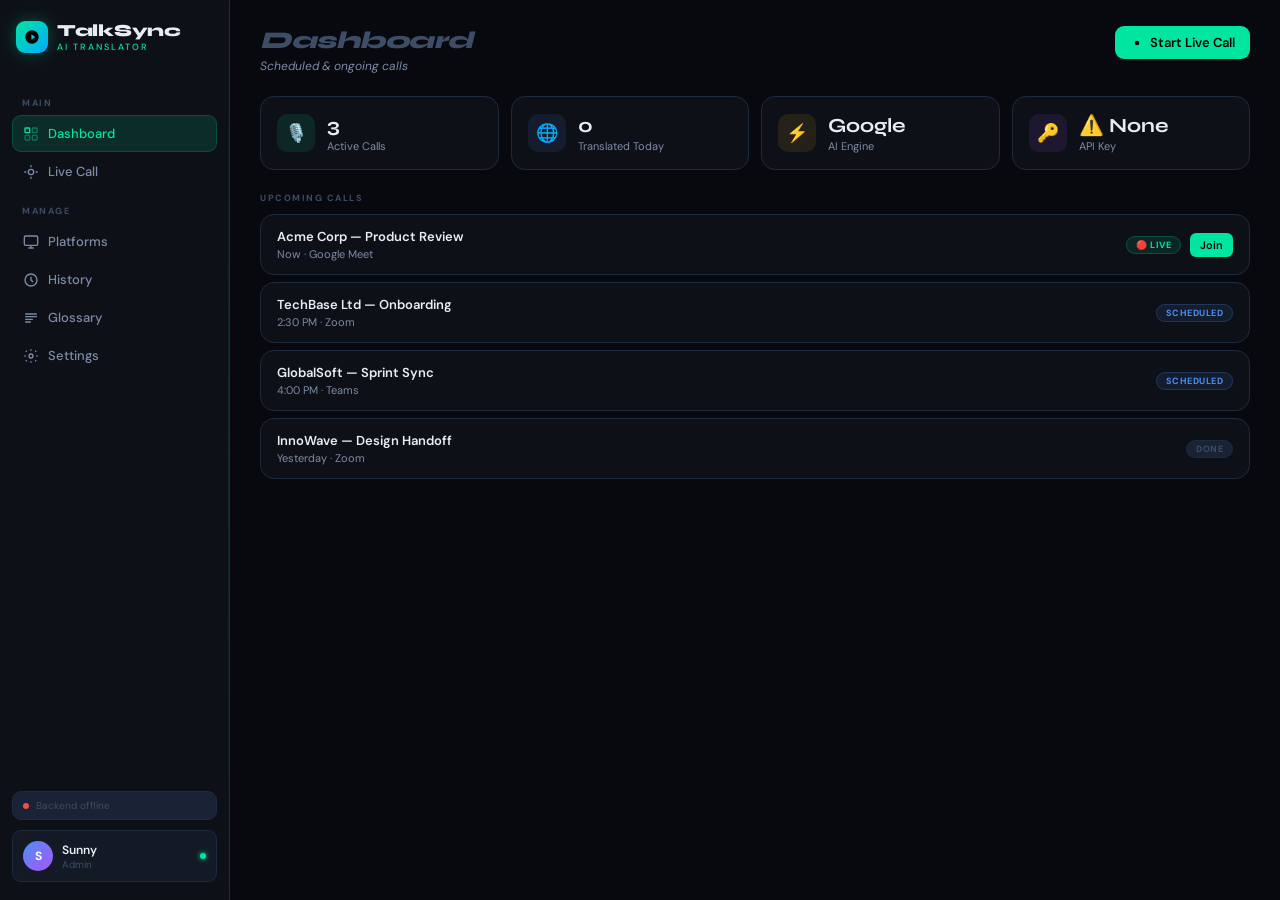
<file: frontend/index.html>
<!DOCTYPE html>
<html lang="en">
<head>
<meta charset="UTF-8"/>
<meta name="viewport" content="width=device-width,initial-scale=1.0"/>
<title>TalkSync — Real-Time AI Translator</title>
<link rel="preconnect" href="https://fonts.googleapis.com">
<link href="https://fonts.googleapis.com/css2?family=Syne:wght@700;800&family=DM+Sans:wght@300;400;500;600&display=swap" rel="stylesheet">
<style>
/* ══════════════════════════════════════════════════
   VARIABLES & RESET
══════════════════════════════════════════════════ */
*,*::before,*::after{box-sizing:border-box;margin:0;padding:0}
:root{
  --bg:#07090f;
  --s1:#0d1117;
  --s2:#131a26;
  --s3:#1a2235;
  --b1:#1e2a3d;
  --b2:#243048;
  --acc:#00e5a0;
  --acc2:rgba(0,229,160,.13);
  --acc3:rgba(0,229,160,.06);
  --glow:rgba(0,229,160,.3);
  --blue:#4d8ef5;
  --orange:#f5a623;
  --red:#f04f4f;
  --purple:#a855f7;
  --tx:#e8ecf5;
  --tx2:#7e8ba8;
  --tx3:#3d4d66;
  --r:14px;--r2:9px;
  --sb:230px;
}
html,body{height:100%;font-family:'DM Sans',sans-serif;background:var(--bg);color:var(--tx);overflow:hidden}
body{display:flex}
::-webkit-scrollbar{width:4px}
::-webkit-scrollbar-thumb{background:var(--b2);border-radius:4px}
input,select,button,textarea{font-family:'DM Sans',sans-serif}

/* ══════════════════════════════════════════════════
   SIDEBAR
══════════════════════════════════════════════════ */
.sidebar{
  width:var(--sb);height:100vh;background:var(--s1);
  border-right:1px solid var(--b1);
  display:flex;flex-direction:column;padding:18px 12px;
  flex-shrink:0;position:relative;z-index:5;
}
.sidebar::after{
  content:'';position:absolute;right:0;top:0;width:1px;height:100%;
  background:linear-gradient(to bottom,transparent,var(--glow) 50%,transparent);
  opacity:.4;pointer-events:none;
}
/* Logo */
.logo{display:flex;align-items:center;gap:9px;margin-bottom:28px;padding:2px 4px}
.logo-icon{
  width:32px;height:32px;border-radius:9px;flex-shrink:0;
  background:linear-gradient(135deg,var(--acc),#00aaff);
  display:flex;align-items:center;justify-content:center;
  box-shadow:0 0 16px var(--glow);
}
.logo-icon svg{width:16px;height:16px;fill:#000}
.logo-text{font-family:'Syne',sans-serif;font-size:17px;font-weight:800;color:var(--tx);letter-spacing:-.3px}
.logo-sub{font-size:9px;color:var(--acc);letter-spacing:2px;text-transform:uppercase;font-weight:500}

/* Nav */
.nav{display:flex;flex-direction:column;gap:1px;flex:1}
.nav-sep{font-size:9px;font-weight:700;letter-spacing:1.6px;text-transform:uppercase;color:var(--tx3);padding:14px 10px 5px}
.nav-item{
  display:flex;align-items:center;gap:9px;padding:9px 10px;
  border-radius:var(--r2);font-size:13px;font-weight:500;
  color:var(--tx2);cursor:pointer;transition:all .15s;
  border:1px solid transparent;user-select:none;
}
.nav-item svg{width:16px;height:16px;flex-shrink:0}
.nav-item:hover{background:var(--s2);color:var(--tx);border-color:var(--b1)}
.nav-item.active{background:var(--acc2);color:var(--acc);border-color:rgba(0,229,160,.18)}

/* Sidebar footer */
.sb-footer{
  padding:10px;background:var(--s2);border-radius:var(--r2);
  border:1px solid var(--b1);display:flex;align-items:center;gap:9px;
  margin-top:10px;
}
.sb-avatar{
  width:30px;height:30px;border-radius:50%;flex-shrink:0;
  background:linear-gradient(135deg,var(--blue),var(--purple));
  display:flex;align-items:center;justify-content:center;
  font-size:12px;font-weight:700;color:#fff;
}
.sb-uname{font-size:12px;font-weight:600;color:var(--tx)}
.sb-urole{font-size:10px;color:var(--tx3)}
.sb-dot{
  width:6px;height:6px;border-radius:50%;background:var(--acc);
  margin-left:auto;flex-shrink:0;box-shadow:0 0 5px var(--acc);
  animation:blink 2s infinite;
}
/* Backend status indicator */
.sb-conn{
  margin-top:8px;padding:7px 10px;
  background:var(--s3);border-radius:var(--r2);border:1px solid var(--b1);
  display:flex;align-items:center;gap:7px;font-size:10px;color:var(--tx3);
}
.sb-conn-dot{width:6px;height:6px;border-radius:50%;background:var(--tx3);flex-shrink:0}
.sb-conn-dot.on{background:var(--acc);box-shadow:0 0 4px var(--acc)}
.sb-conn-dot.err{background:var(--red)}

@keyframes blink{0%,100%{opacity:1}50%{opacity:.35}}

/* ══════════════════════════════════════════════════
   MAIN
══════════════════════════════════════════════════ */
.main{flex:1;height:100vh;overflow-y:auto;padding:26px 30px;background:var(--bg)}
.page{display:none;animation:fadeUp .28s ease}
.page.active{display:block}
@keyframes fadeUp{from{opacity:0;transform:translateY(8px)}to{opacity:1;transform:translateY(0)}}

/* Page header */
.ph{display:flex;align-items:flex-start;justify-content:space-between;margin-bottom:22px;gap:14px;flex-wrap:wrap}
.ph h1{font-family:'Syne',sans-serif;font-size:24px;font-weight:800;letter-spacing:-.5px}
.ph-sub{font-size:12px;color:var(--tx2);margin-top:3px}

/* ══════════════════════════════════════════════════
   BUTTONS
══════════════════════════════════════════════════ */
.btn{
  display:inline-flex;align-items:center;gap:6px;padding:8px 15px;
  border-radius:var(--r2);font-size:13px;font-weight:600;
  cursor:pointer;transition:all .14s;border:none;white-space:nowrap;
}
.btn-acc{background:var(--acc);color:#000}
.btn-acc:hover{background:#14f5b0;box-shadow:0 3px 14px var(--glow);transform:translateY(-1px)}
.btn-acc.rec{background:var(--red);color:#fff;box-shadow:0 3px 14px rgba(240,79,79,.3)}
.btn-ghost{background:var(--s2);color:var(--tx2);border:1px solid var(--b1)}
.btn-ghost:hover{color:var(--tx);border-color:var(--b2)}
.btn-sm{padding:5px 10px;font-size:11px;border-radius:6px}
.iBtn{
  background:transparent;border:1px solid var(--b1);color:var(--tx2);
  padding:5px 8px;border-radius:6px;font-size:12px;cursor:pointer;transition:all .13s;
}
.iBtn:hover{background:var(--s2);color:var(--tx)}

/* ══════════════════════════════════════════════════
   STATS
══════════════════════════════════════════════════ */
.stats{display:grid;grid-template-columns:repeat(4,1fr);gap:12px;margin-bottom:22px}
.stat{
  background:var(--s1);border:1px solid var(--b1);border-radius:var(--r);
  padding:16px;display:flex;align-items:center;gap:12px;
  transition:border-color .2s,transform .15s;cursor:default;
}
.stat:hover{border-color:var(--b2);transform:translateY(-2px)}
.stat-ico{width:38px;height:38px;border-radius:10px;display:flex;align-items:center;justify-content:center;font-size:18px;flex-shrink:0}
.g{background:rgba(0,229,160,.1)}.b{background:rgba(77,142,245,.1)}
.o{background:rgba(245,166,35,.1)}.p{background:rgba(168,85,247,.1)}
.stat-v{font-family:'Syne',sans-serif;font-size:20px;font-weight:700}
.stat-l{font-size:11px;color:var(--tx2);margin-top:1px}

/* ══════════════════════════════════════════════════
   SECTION LABEL
══════════════════════════════════════════════════ */
.slbl{font-size:9px;font-weight:700;letter-spacing:1.5px;text-transform:uppercase;color:var(--tx3);margin-bottom:10px}

/* ══════════════════════════════════════════════════
   CALL CARDS
══════════════════════════════════════════════════ */
.call-list{display:flex;flex-direction:column;gap:7px}
.call-card{
  background:var(--s1);border:1px solid var(--b1);border-radius:var(--r);
  padding:13px 16px;display:flex;align-items:center;justify-content:space-between;
  transition:all .16s;cursor:pointer;
}
.call-card:hover{border-color:var(--b2);background:var(--s2);transform:translateX(3px)}
.cc-name{font-size:13px;font-weight:600}
.cc-meta{font-size:11px;color:var(--tx2);margin-top:2px}
.cc-right{display:flex;align-items:center;gap:9px}

/* Badges */
.badge{padding:2px 9px;border-radius:20px;font-size:9px;font-weight:700;letter-spacing:.5px;text-transform:uppercase}
.badge.live{background:rgba(0,229,160,.1);color:var(--acc);border:1px solid rgba(0,229,160,.22)}
.badge.sched{background:rgba(77,142,245,.1);color:var(--blue);border:1px solid rgba(77,142,245,.22)}
.badge.done{background:var(--s3);color:var(--tx3);border:1px solid var(--b1)}
.badge.ok{background:rgba(0,229,160,.1);color:var(--acc)}
.badge.warn{background:rgba(245,166,35,.1);color:var(--orange)}
.badge.err{background:rgba(240,79,79,.1);color:var(--red)}

/* ══════════════════════════════════════════════════
   LIVE PAGE — KEY + LANG BAR
══════════════════════════════════════════════════ */
.top-bar{
  display:flex;align-items:center;gap:10px;flex-wrap:wrap;
  background:var(--s1);border:1px solid var(--b1);border-radius:var(--r);
  padding:12px 16px;margin-bottom:14px;
}
.api-input-wrap{
  display:flex;align-items:center;gap:6px;
  background:var(--s2);border:1px solid var(--b1);border-radius:var(--r2);
  padding:5px 10px;flex:1;min-width:220px;
}
.api-input-wrap label{font-size:10px;color:var(--tx3);text-transform:uppercase;letter-spacing:1px;white-space:nowrap}
.api-input-wrap input{
  flex:1;background:transparent;border:none;color:var(--tx);
  font-size:12px;outline:none;font-family:monospace;
}
.key-dot{width:7px;height:7px;border-radius:50%;background:var(--tx3);flex-shrink:0;transition:background .3s}
.key-dot.ok{background:var(--acc);box-shadow:0 0 5px var(--acc)}
.key-dot.err{background:var(--red)}

.lang-box{
  display:flex;align-items:center;gap:6px;
  background:var(--s2);border:1px solid var(--b1);border-radius:var(--r2);padding:5px 10px;
}
.lang-box label{font-size:10px;color:var(--tx3);text-transform:uppercase;letter-spacing:1px;white-space:nowrap}
.lang-box select{background:transparent;border:none;color:var(--tx);font-size:13px;font-weight:600;outline:none;cursor:pointer}
.swap-btn{font-size:17px;color:var(--tx2);cursor:pointer;padding:4px 6px;border-radius:6px;transition:all .14s}
.swap-btn:hover{color:var(--acc);background:var(--acc2)}

/* ══════════════════════════════════════════════════
   WAVEFORM BAR
══════════════════════════════════════════════════ */
.wave-bar{
  background:var(--s1);border:1px solid var(--b1);border-radius:var(--r);
  padding:12px 16px;margin-bottom:14px;display:flex;align-items:center;gap:14px;
}
.wave-status{display:flex;align-items:center;gap:7px;min-width:180px;white-space:nowrap}
.wdot{width:8px;height:8px;border-radius:50%;background:var(--tx3);flex-shrink:0;transition:background .3s}
.wdot.rec{background:var(--red);animation:pulse 1s infinite}
.wdot.go{background:var(--acc);animation:pulse 1.6s infinite}
@keyframes pulse{0%,100%{opacity:1;transform:scale(1)}50%{opacity:.35;transform:scale(.75)}}
.wlbl{font-size:11px;color:var(--tx2)}
#wave-canvas{flex:1}

/* ══════════════════════════════════════════════════
   TRANSLATION PANELS
══════════════════════════════════════════════════ */
.trans-grid{display:grid;grid-template-columns:1fr 1fr;gap:12px;margin-bottom:16px}
.tpanel{background:var(--s1);border:1px solid var(--b1);border-radius:var(--r);display:flex;flex-direction:column;min-height:160px}
.tpanel.hl{border-color:rgba(0,229,160,.2)}
.tph{display:flex;align-items:center;justify-content:space-between;padding:9px 13px;border-bottom:1px solid var(--b1);font-size:11px;font-weight:700;letter-spacing:.4px;color:var(--tx2)}
.tph-acts{display:flex;gap:4px}
.tbody{flex:1;padding:13px;font-size:14px;line-height:1.8;color:var(--tx);overflow-y:auto;white-space:pre-wrap}
.ph{color:var(--tx3);font-size:12px;font-style:italic}

/* Engine badge */
.eng{display:inline-flex;align-items:center;gap:3px;padding:1px 7px;border-radius:20px;font-size:9px;font-weight:700;letter-spacing:.5px;text-transform:uppercase;margin-left:6px}
.eng.gemini{background:rgba(0,229,160,.1);color:var(--acc);border:1px solid rgba(0,229,160,.2)}
.eng.google{background:rgba(77,142,245,.1);color:var(--blue);border:1px solid rgba(77,142,245,.2)}

/* ══════════════════════════════════════════════════
   MANUAL INPUT
══════════════════════════════════════════════════ */
.input-row{display:flex;gap:8px;margin-bottom:16px}
.input-row input{
  flex:1;background:var(--s1);border:1px solid var(--b1);border-radius:var(--r2);
  padding:9px 13px;color:var(--tx);font-size:13px;outline:none;transition:border-color .15s;
}
.input-row input:focus{border-color:var(--acc)}
.input-row input::placeholder{color:var(--tx3)}

/* ══════════════════════════════════════════════════
   TRANSCRIPT
══════════════════════════════════════════════════ */
.transcript{
  background:var(--s1);border:1px solid var(--b1);border-radius:var(--r);
  padding:12px;min-height:90px;max-height:190px;overflow-y:auto;
  display:flex;flex-direction:column;gap:7px;
}
.te{padding:8px 11px;background:var(--s2);border-radius:7px;border-left:3px solid var(--b1);animation:fadeUp .22s ease}
.te.orig{border-color:var(--blue)}.te.tran{border-color:var(--acc)}
.te-lbl{font-size:9px;font-weight:700;text-transform:uppercase;letter-spacing:.9px;color:var(--tx3);margin-bottom:2px}
.te-txt{font-size:12px;color:var(--tx);line-height:1.5}
.te-time{font-size:9px;color:var(--tx3);margin-top:2px}
.t-empty{color:var(--tx3);font-size:12px;font-style:italic}

/* ══════════════════════════════════════════════════
   PLATFORMS PAGE
══════════════════════════════════════════════════ */
.platform-grid{display:grid;grid-template-columns:repeat(3,1fr);gap:14px}
.plat-card{
  background:var(--s1);border:1px solid var(--b1);border-radius:var(--r);
  padding:22px 18px;display:flex;flex-direction:column;align-items:center;
  gap:12px;text-align:center;transition:all .18s;cursor:default;
}
.plat-card:hover{border-color:var(--b2);transform:translateY(-3px)}
.plat-icon{font-size:36px;line-height:1}
.plat-name{font-family:'Syne',sans-serif;font-size:15px;font-weight:700}
.plat-desc{font-size:11px;color:var(--tx2);line-height:1.5}
.plat-status{display:flex;align-items:center;gap:5px;font-size:11px;font-weight:600}
.plat-status.ready{color:var(--acc)}
.plat-status.ext{color:var(--blue)}
.plat-status.soon{color:var(--tx3)}
.plat-steps{
  background:var(--s2);border:1px solid var(--b1);border-radius:8px;
  padding:10px 12px;text-align:left;width:100%;
}
.plat-steps p{font-size:11px;color:var(--tx2);line-height:1.6}
.plat-steps code{font-size:10px;background:var(--s3);padding:1px 5px;border-radius:4px;color:var(--acc);font-family:monospace}

/* ══════════════════════════════════════════════════
   GLOSSARY
══════════════════════════════════════════════════ */
.gloss-tbl{background:var(--s1);border:1px solid var(--b1);border-radius:var(--r);overflow:hidden}
.gloss-hd{display:grid;grid-template-columns:1fr 1fr 1fr 48px;gap:12px;padding:9px 16px;background:var(--s2);border-bottom:1px solid var(--b1);font-size:9px;font-weight:700;letter-spacing:1.1px;text-transform:uppercase;color:var(--tx3)}
.gloss-row{display:grid;grid-template-columns:1fr 1fr 1fr 48px;gap:12px;padding:9px 16px;border-bottom:1px solid var(--b1);align-items:center;transition:background .14s}
.gloss-row:hover{background:var(--s2)}.gloss-row:last-child{border-bottom:none}
.gloss-row input{background:transparent;border:1px solid transparent;border-radius:5px;color:var(--tx);padding:3px 7px;font-size:12px;width:100%;outline:none;transition:border-color .13s}
.gloss-row input:focus{border-color:var(--acc);background:var(--s3)}

/* ══════════════════════════════════════════════════
   SETTINGS
══════════════════════════════════════════════════ */
.sett-grid{display:grid;grid-template-columns:1fr 1fr;gap:12px;margin-bottom:16px}
.scard{background:var(--s1);border:1px solid var(--b1);border-radius:var(--r);padding:18px;display:flex;flex-direction:column;gap:12px}
.scard-title{font-family:'Syne',sans-serif;font-size:14px;font-weight:700;padding-bottom:9px;border-bottom:1px solid var(--b1)}
.slbl2{font-size:10px;font-weight:600;color:var(--tx2);text-transform:uppercase;letter-spacing:.5px}
.ssel,.sinp{background:var(--s2);border:1px solid var(--b1);border-radius:7px;color:var(--tx);padding:7px 10px;font-size:12px;outline:none;width:100%;transition:border-color .13s}
.ssel:focus,.sinp:focus{border-color:var(--acc)}
.srange{width:100%;accent-color:var(--acc);cursor:pointer}
.intg-list{display:flex;flex-direction:column;gap:9px}
.intg-item{display:flex;align-items:center;justify-content:space-between;font-size:12px;color:var(--tx2)}
.toggle{width:38px;height:22px;background:var(--s3);border:1px solid var(--b1);border-radius:11px;cursor:pointer;position:relative;transition:all .18s;flex-shrink:0}
.toggle.on{background:var(--acc);border-color:var(--acc)}
.tknob{position:absolute;top:2px;left:2px;width:16px;height:16px;background:#fff;border-radius:50%;transition:transform .18s}
.toggle.on .tknob{transform:translateX(16px)}

/* Conn status */
.conn-card{background:var(--s1);border:1px solid var(--b1);border-radius:var(--r);padding:18px}
.conn-row{display:flex;align-items:center;justify-content:space-between;padding:8px 0;border-bottom:1px solid var(--b1);font-size:12px;color:var(--tx2)}
.conn-row:last-of-type{border-bottom:none}

/* ══════════════════════════════════════════════════
   TOAST
══════════════════════════════════════════════════ */
.toast{
  position:fixed;bottom:20px;right:20px;z-index:9999;
  background:var(--s1);border:1px solid var(--b2);border-radius:11px;
  padding:10px 18px;font-size:12px;color:var(--tx);
  box-shadow:0 6px 28px rgba(0,0,0,.55);animation:toastIn .25s ease;
}
@keyframes toastIn{from{opacity:0;transform:translateY(8px)}to{opacity:1;transform:translateY(0)}}

/* ══════════════════════════════════════════════════
   RESPONSIVE
══════════════════════════════════════════════════ */
@media(max-width:960px){.stats{grid-template-columns:1fr 1fr}.trans-grid{grid-template-columns:1fr}.sett-grid{grid-template-columns:1fr}.platform-grid{grid-template-columns:1fr 1fr}}
@media(max-width:640px){.sidebar{display:none}.main{padding:16px}.stats{grid-template-columns:1fr}.platform-grid{grid-template-columns:1fr}}
</style>
</head>
<body>

<!-- ═══════════════ SIDEBAR ═══════════════ -->
<aside class="sidebar">
  <div class="logo">
    <div class="logo-icon">
      <svg viewBox="0 0 24 24"><path d="M12 2C6.48 2 2 6.48 2 12s4.48 10 10 10 10-4.48 10-10S17.52 2 12 2zm-1 14V8l6 4-6 4z"/></svg>
    </div>
    <div>
      <div class="logo-text">TalkSync</div>
      <div class="logo-sub">AI Translator</div>
    </div>
  </div>

  <nav class="nav">
    <div class="nav-sep">Main</div>
    <div class="nav-item active" data-page="dashboard">
      <svg viewBox="0 0 24 24" fill="none" stroke="currentColor" stroke-width="2"><rect x="3" y="3" width="7" height="7" rx="1"/><rect x="14" y="3" width="7" height="7" rx="1" opacity=".4"/><rect x="3" y="14" width="7" height="7" rx="1" opacity=".4"/><rect x="14" y="14" width="7" height="7" rx="1" opacity=".4"/></svg>
      Dashboard
    </div>
    <div class="nav-item" data-page="live">
      <svg viewBox="0 0 24 24" fill="none" stroke="currentColor" stroke-width="2"><circle cx="12" cy="12" r="4"/><path d="M12 2v3M12 19v3M2 12h3M19 12h3"/></svg>
      Live Call
    </div>
    <div class="nav-sep">Manage</div>
    <div class="nav-item" data-page="platforms">
      <svg viewBox="0 0 24 24" fill="none" stroke="currentColor" stroke-width="2"><rect x="2" y="3" width="20" height="14" rx="2"/><path d="M8 21h8M12 17v4"/></svg>
      Platforms
    </div>
    <div class="nav-item" data-page="history">
      <svg viewBox="0 0 24 24" fill="none" stroke="currentColor" stroke-width="2"><circle cx="12" cy="12" r="9"/><path d="M12 7v5l3 3"/></svg>
      History
    </div>
    <div class="nav-item" data-page="glossary">
      <svg viewBox="0 0 24 24" fill="none" stroke="currentColor" stroke-width="2"><path d="M4 6h16M4 10h16M4 14h10M4 18h7" stroke-linecap="round"/></svg>
      Glossary
    </div>
    <div class="nav-item" data-page="settings">
      <svg viewBox="0 0 24 24" fill="none" stroke="currentColor" stroke-width="2"><circle cx="12" cy="12" r="3"/><path d="M12 2v2M12 20v2M4.22 4.22l1.42 1.42M18.36 18.36l1.42 1.42M2 12h2M20 12h2M4.22 19.78l1.42-1.42M18.36 5.64l1.42-1.42"/></svg>
      Settings
    </div>
  </nav>

  <div class="sb-conn" id="sb-conn">
    <span class="sb-conn-dot" id="sb-cdot"></span>
    <span id="sb-ctext">Backend offline</span>
  </div>

  <div class="sb-footer">
    <div class="sb-avatar">S</div>
    <div><div class="sb-uname">Sunny</div><div class="sb-urole">Admin</div></div>
    <div class="sb-dot"></div>
  </div>
</aside>

<!-- ═══════════════ MAIN ═══════════════ -->
<main class="main">

  <!-- ── DASHBOARD ── -->
  <div class="page active" id="page-dashboard">
    <div class="ph">
      <div><h1>Dashboard</h1><div class="ph-sub">Scheduled &amp; ongoing calls</div></div>
      <button class="btn btn-acc" onclick="goPage('live')">
        <svg width="14" height="14" viewBox="0 0 24 24" fill="currentColor"><circle cx="12" cy="12" r="4"/></svg>
        Start Live Call
      </button>
    </div>
    <div class="stats">
      <div class="stat"><div class="stat-ico g">🎙️</div><div><div class="stat-v" id="s-active">3</div><div class="stat-l">Active Calls</div></div></div>
      <div class="stat"><div class="stat-ico b">🌐</div><div><div class="stat-v" id="s-today">0</div><div class="stat-l">Translated Today</div></div></div>
      <div class="stat"><div class="stat-ico o">⚡</div><div><div class="stat-v" id="s-engine">—</div><div class="stat-l">AI Engine</div></div></div>
      <div class="stat"><div class="stat-ico p">🔑</div><div><div class="stat-v" id="s-key">—</div><div class="stat-l">API Key</div></div></div>
    </div>
    <div class="slbl">Upcoming Calls</div>
    <div class="call-list" id="dash-calls"></div>
  </div>

  <!-- ── LIVE CALL ── -->
  <div class="page" id="page-live">
    <div class="ph">
      <div><h1>Live Call</h1><div class="ph-sub" id="live-sub">Configure and press Start</div></div>
    </div>

    <!-- TOP BAR: API Key + Languages + Start -->
    <div class="top-bar">
      <div class="api-input-wrap">
        <label>Gemini Key</label>
        <input type="password" id="gemini-key" placeholder="AIza..." oninput="onKeyInput()" autocomplete="off"/>
        <span class="key-dot" id="key-dot"></span>
      </div>
      <div class="lang-box">
        <label>From</label>
        <select id="src-lang">
          <option value="en">🇬🇧 English</option>
          <option value="hi">🇮🇳 Hindi</option>
          <option value="pa">🇮🇳 Punjabi</option>
          <option value="ur">🇵🇰 Urdu</option>
          <option value="bn">🇧🇩 Bengali</option>
          <option value="te">🇮🇳 Telugu</option>
          <option value="ta">🇮🇳 Tamil</option>
          <option value="es">🇪🇸 Spanish</option>
          <option value="fr">🇫🇷 French</option>
          <option value="de">🇩🇪 German</option>
          <option value="ar">🇸🇦 Arabic</option>
          <option value="zh">🇨🇳 Chinese</option>
        </select>
      </div>
      <span class="swap-btn" onclick="swapLangs()">⇄</span>
      <div class="lang-box">
        <label>To</label>
        <select id="tgt-lang">
          <option value="hi">🇮🇳 Hindi</option>
          <option value="en">🇬🇧 English</option>
          <option value="pa">🇮🇳 Punjabi</option>
          <option value="ur">🇵🇰 Urdu</option>
          <option value="bn">🇧🇩 Bengali</option>
          <option value="te">🇮🇳 Telugu</option>
          <option value="ta">🇮🇳 Tamil</option>
          <option value="es">🇪🇸 Spanish</option>
          <option value="fr">🇫🇷 French</option>
          <option value="de">🇩🇪 German</option>
          <option value="ar">🇸🇦 Arabic</option>
          <option value="zh">🇨🇳 Chinese</option>
        </select>
      </div>
      <button class="btn btn-acc" id="mic-btn" onclick="toggleMic()">🎙️ Start</button>
    </div>

    <!-- Waveform -->
    <div class="wave-bar">
      <div class="wave-status">
        <span class="wdot" id="wdot"></span>
        <span class="wlbl" id="wlbl">Idle — press Start to begin</span>
      </div>
      <canvas id="wave-canvas" height="48"></canvas>
    </div>

    <!-- Translation panels -->
    <div class="trans-grid">
      <div class="tpanel">
        <div class="tph">
          🎤 Original
          <div class="tph-acts"><button class="iBtn" onclick="clrPanel('orig-body','Speak to begin...')">✕</button></div>
        </div>
        <div class="tbody" id="orig-body"><span class="ph">Speak to begin...</span></div>
      </div>
      <div class="tpanel hl">
        <div class="tph">
          🌐 Translation <span class="eng" id="eng-badge" style="display:none"></span>
          <div class="tph-acts">
            <button class="iBtn" onclick="speakOut()" title="Speak">🔊</button>
            <button class="iBtn" onclick="copyOut()" title="Copy">📋</button>
            <button class="iBtn" onclick="clrPanel('tran-body','Translation appears here...')">✕</button>
          </div>
        </div>
        <div class="tbody" id="tran-body"><span class="ph">Translation appears here...</span></div>
      </div>
    </div>

    <!-- Manual input -->
    <div class="slbl">Manual Input</div>
    <div class="input-row">
      <input type="text" id="manual-inp" placeholder="Type text to translate..." onkeydown="if(event.key==='Enter')doManual()"/>
      <button class="btn btn-acc" onclick="doManual()">Translate</button>
    </div>

    <!-- Transcript -->
    <div class="slbl">Session Transcript <span id="tc-count" style="color:var(--tx3);font-size:10px;font-weight:400;text-transform:none;letter-spacing:0">(0)</span></div>
    <div class="transcript" id="transcript"><span class="t-empty">No transcript yet.</span></div>
  </div>

  <!-- ── PLATFORMS ── -->
  <div class="page" id="page-platforms">
    <div class="ph">
      <div><h1>Platform Connections</h1><div class="ph-sub">How to use TalkSync with each platform</div></div>
    </div>
    <div class="platform-grid">

      <div class="plat-card" style="border-color:rgba(0,229,160,.25)">
        <div class="plat-icon">📹</div>
        <div class="plat-name">Google Meet</div>
        <div class="plat-desc">Full real-time overlay via Chrome Extension</div>
        <div class="plat-status ready">✅ Fully Supported</div>
        <div class="plat-steps">
          <p>1. Install the <strong>TalkSync Chrome Extension</strong><br>
          2. Join a Meet call<br>
          3. Click the 🎙 icon in toolbar<br>
          4. Paste Gemini key → Start<br>
          5. Overlay appears on Meet screen</p>
        </div>
        <button class="btn btn-acc btn-sm" onclick="toast('Extension folder: TalkSync-Extension/')">Get Extension</button>
      </div>

      <div class="plat-card" style="border-color:rgba(77,142,245,.25)">
        <div class="plat-icon">🎥</div>
        <div class="plat-name">Zoom</div>
        <div class="plat-desc">Use side-by-side with TalkSync web app</div>
        <div class="plat-status ext">🔵 Side-by-Side Mode</div>
        <div class="plat-steps">
          <p>1. Open this app in Chrome<br>
          2. Go to <strong>Live Call</strong> tab<br>
          3. Open Zoom in separate window<br>
          4. Press Start — speak in Zoom,<br>&nbsp;&nbsp;&nbsp;read translation here in real-time</p>
        </div>
        <button class="btn btn-ghost btn-sm" onclick="goPage('live')">Open Live Call</button>
      </div>

      <div class="plat-card" style="border-color:rgba(168,85,247,.25)">
        <div class="plat-icon">💼</div>
        <div class="plat-name">Microsoft Teams</div>
        <div class="plat-desc">Use side-by-side with TalkSync web app</div>
        <div class="plat-status ext">🔵 Side-by-Side Mode</div>
        <div class="plat-steps">
          <p>1. Open this app in Chrome<br>
          2. Go to <strong>Live Call</strong> tab<br>
          3. Open Teams in separate window<br>
          4. Press Start — mic captures<br>&nbsp;&nbsp;&nbsp;everything said in the meeting</p>
        </div>
        <button class="btn btn-ghost btn-sm" onclick="goPage('live')">Open Live Call</button>
      </div>

      <div class="plat-card">
        <div class="plat-icon">🌐</div>
        <div class="plat-name">Any Browser Call</div>
        <div class="plat-desc">Works with any web-based video call</div>
        <div class="plat-status ready">✅ Universal</div>
        <div class="plat-steps">
          <p>This app uses your <strong>system microphone</strong>.<br>
          It picks up all audio in your environment — so it works with any meeting tool simultaneously.</p>
        </div>
        <button class="btn btn-acc btn-sm" onclick="goPage('live')">Start Now</button>
      </div>

      <div class="plat-card">
        <div class="plat-icon">🔌</div>
        <div class="plat-name">Python Backend</div>
        <div class="plat-desc">Connect for Gemini-powered translation</div>
        <div class="plat-status ready" id="backend-plat-status">⚪ Checking...</div>
        <div class="plat-steps">
          <p>Start backend:<br>
          <code>cd backend</code><br>
          <code>pip install -r requirements.txt</code><br>
          <code>uvicorn main:app --reload</code><br>
          Add key to <code>.env</code> file</p>
        </div>
        <button class="btn btn-ghost btn-sm" onclick="checkBackend()">Check Status</button>
      </div>

      <div class="plat-card">
        <div class="plat-icon">📱</div>
        <div class="plat-name">Mobile / Tablet</div>
        <div class="plat-desc">Responsive web interface</div>
        <div class="plat-status soon">🔜 Coming Soon</div>
        <div class="plat-steps">
          <p>Mobile-specific features planned:<br>
          • iOS / Android native app<br>
          • WhatsApp call integration<br>
          • Bluetooth earpiece TTS output</p>
        </div>
        <button class="btn btn-ghost btn-sm" style="opacity:.4;cursor:default">Coming Soon</button>
      </div>

    </div>
  </div>

  <!-- ── HISTORY ── -->
  <div class="page" id="page-history">
    <div class="ph">
      <div><h1>Call History</h1><div class="ph-sub">Past sessions &amp; transcripts</div></div>
      <button class="btn btn-ghost btn-sm" onclick="clearHistory()">Clear All</button>
    </div>
    <div id="history-body"><div style="color:var(--tx3);font-size:13px;padding:20px 0">No history yet. Start a live session.</div></div>
  </div>

  <!-- ── GLOSSARY ── -->
  <div class="page" id="page-glossary">
    <div class="ph">
      <div><h1>Custom Glossary</h1><div class="ph-sub">Custom terms sent to Gemini for accurate translation</div></div>
      <button class="btn btn-acc" onclick="addGloss()">+ Add Term</button>
    </div>
    <div class="gloss-tbl">
      <div class="gloss-hd"><span>English</span><span>Translation</span><span>Context</span><span></span></div>
      <div id="gloss-body"></div>
    </div>
  </div>

  <!-- ── SETTINGS ── -->
  <div class="page" id="page-settings">
    <div class="ph"><div><h1>Settings</h1><div class="ph-sub">Configure AI, audio &amp; preferences</div></div></div>
    <div class="sett-grid">
      <div class="scard">
        <div class="scard-title">🤖 Gemini AI</div>
        <div class="slbl2">API Key</div>
        <input type="password" class="sinp" id="settings-key" placeholder="AIza..." oninput="syncKeyFromSettings()"/>
        <div class="slbl2">Model</div>
        <select class="ssel"><option>gemini-1.5-flash (Recommended)</option><option>gemini-1.5-pro</option></select>
        <a href="https://aistudio.google.com/app/apikey" target="_blank" style="font-size:11px;color:var(--acc)">Get free API key →</a>
      </div>
      <div class="scard">
        <div class="scard-title">🌐 Language</div>
        <div class="slbl2">Default Source</div>
        <select class="ssel" id="def-src"><option value="en">English</option><option value="hi">Hindi</option><option value="pa">Punjabi</option></select>
        <div class="slbl2">Default Target</div>
        <select class="ssel" id="def-tgt"><option value="hi">Hindi</option><option value="en">English</option><option value="pa">Punjabi</option></select>
      </div>
      <div class="scard">
        <div class="scard-title">🔊 Audio</div>
        <div class="slbl2">TTS Voice</div>
        <select class="ssel"><option>Female (Default)</option><option>Male</option></select>
        <div class="slbl2">Volume</div>
        <input type="range" min="0" max="100" value="85" class="srange"/>
        <div class="slbl2">Speech Rate</div>
        <input type="range" min="50" max="180" value="95" class="srange"/>
      </div>
      <div class="scard">
        <div class="scard-title">⚙️ Behavior</div>
        <div class="intg-list">
          <div class="intg-item"><span>Auto-speak translation</span><div class="toggle" id="tog-speak" onclick="this.classList.toggle('on')"><div class="tknob"></div></div></div>
          <div class="intg-item"><span>Show interim words</span><div class="toggle on" id="tog-interim" onclick="this.classList.toggle('on')"><div class="tknob"></div></div></div>
          <div class="intg-item"><span>Save transcript</span><div class="toggle on" onclick="this.classList.toggle('on')"><div class="tknob"></div></div></div>
          <div class="intg-item"><span>Use backend if available</span><div class="toggle on" id="tog-backend" onclick="this.classList.toggle('on')"><div class="tknob"></div></div></div>
        </div>
      </div>
    </div>
    <div class="conn-card">
      <div class="slbl" style="margin-bottom:12px">Backend Connection (localhost:8000)</div>
      <div class="conn-row"><span>API Server</span><span class="badge" id="badge-api">Checking…</span></div>
      <div class="conn-row"><span>WebSocket</span><span class="badge" id="badge-ws">—</span></div>
      <div class="conn-row"><span>Gemini Key (backend)</span><span class="badge" id="badge-key">—</span></div>
      <br>
      <button class="btn btn-ghost" onclick="checkBackend()">🔄 Refresh</button>
    </div>
  </div>

</main>

<!-- ═══════════════ JAVASCRIPT ═══════════════ -->
<script>
// ═══════════════════════════════════════════════════
//  CONFIG
// ═══════════════════════════════════════════════════
const API        = 'http://localhost:8000';
const G_CODES    = {en:'en',hi:'hi',pa:'pa',ur:'ur',bn:'bn',te:'te',ta:'ta',es:'es',fr:'fr',de:'de',ar:'ar',zh:'zh-CN'};
const LANG_NAMES = {en:'English',hi:'Hindi',pa:'Punjabi',ur:'Urdu',bn:'Bengali',te:'Telugu',ta:'Tamil',es:'Spanish',fr:'French',de:'German',ar:'Arabic',zh:'Chinese'};
const SPEECH_LANG= {en:'en-US',hi:'hi-IN',pa:'pa-IN',ur:'ur-PK',bn:'bn-BD',te:'te-IN',ta:'ta-IN',es:'es-ES',fr:'fr-FR',de:'de-DE',ar:'ar-SA',zh:'zh-CN'};

let geminiKey    = localStorage.getItem('ts_gemini_key') || '';
let backendAlive = false;
let translateCount = 0;

// ═══════════════════════════════════════════════════
//  NAVIGATION
// ═══════════════════════════════════════════════════
document.querySelectorAll('.nav-item').forEach(el =>
  el.addEventListener('click', () => goPage(el.dataset.page))
);
function goPage(name) {
  document.querySelectorAll('.page').forEach(p => p.classList.remove('active'));
  document.querySelectorAll('.nav-item').forEach(n => n.classList.remove('active'));
  document.getElementById('page-' + name)?.classList.add('active');
  document.querySelector(`[data-page="${name}"]`)?.classList.add('active');
}

// ═══════════════════════════════════════════════════
//  DASHBOARD
// ═══════════════════════════════════════════════════
const CALLS = [
  { name:'Acme Corp — Product Review',  meta:'Now · Google Meet',  status:'live'  },
  { name:'TechBase Ltd — Onboarding',   meta:'2:30 PM · Zoom',     status:'sched' },
  { name:'GlobalSoft — Sprint Sync',    meta:'4:00 PM · Teams',    status:'sched' },
  { name:'InnoWave — Design Handoff',   meta:'Yesterday · Zoom',   status:'done'  },
];
function renderDash() {
  document.getElementById('dash-calls').innerHTML = CALLS.map(c => `
    <div class="call-card" onclick="goPage('live')">
      <div><div class="cc-name">${c.name}</div><div class="cc-meta">${c.meta}</div></div>
      <div class="cc-right">
        <span class="badge ${c.status}">${c.status==='live'?'🔴 Live':c.status==='sched'?'Scheduled':'Done'}</span>
        ${c.status==='live'?`<button class="btn btn-acc btn-sm" onclick="event.stopPropagation();goPage('live')">Join</button>`:''}
      </div>
    </div>`).join('');
}

function updateDashStats() {
  document.getElementById('s-today').textContent  = translateCount;
  document.getElementById('s-engine').textContent = backendAlive ? 'Backend' : (geminiKey ? 'Gemini' : 'Google');
  document.getElementById('s-key').textContent    = geminiKey ? '✅ Set' : '⚠️ None';
}

// ═══════════════════════════════════════════════════
//  GLOSSARY
// ═══════════════════════════════════════════════════
let glossary = [
  {en:'Sprint',      hi:'स्प्रिंट',   ctx:'Agile'},
  {en:'Deployment',  hi:'तैनाती',     ctx:'Tech'},
  {en:'Stakeholder', hi:'हितधारक',    ctx:'Business'},
];
function renderGloss() {
  document.getElementById('gloss-body').innerHTML = glossary.map((g,i) => `
    <div class="gloss-row">
      <input value="${g.en}"  placeholder="English"    oninput="glossary[${i}].en=this.value"/>
      <input value="${g.hi}"  placeholder="Translation" oninput="glossary[${i}].hi=this.value"/>
      <input value="${g.ctx}" placeholder="Context"    oninput="glossary[${i}].ctx=this.value"/>
      <button class="iBtn" onclick="glossary.splice(${i},1);renderGloss()">✕</button>
    </div>`).join('');
}
function addGloss() { glossary.push({en:'',hi:'',ctx:''}); renderGloss(); }
function getGlossaryObj() {
  const obj = {};
  glossary.forEach(g => { if(g.en && g.hi) obj[g.en] = g.hi; });
  return obj;
}

// ═══════════════════════════════════════════════════
//  API KEY HANDLING
// ═══════════════════════════════════════════════════
let keyDebounce = null;
function onKeyInput() {
  const v = document.getElementById('gemini-key').value.trim();
  geminiKey = v;
  localStorage.setItem('ts_gemini_key', v);
  // sync to settings page
  const sk = document.getElementById('settings-key');
  if(sk && sk !== document.activeElement) sk.value = v;
  const dot = document.getElementById('key-dot');
  dot.className = 'key-dot';
  clearTimeout(keyDebounce);
  if (!v) { updateDashStats(); return; }
  keyDebounce = setTimeout(() => validateKeyLive(v), 700);
}
function syncKeyFromSettings() {
  const v = document.getElementById('settings-key').value.trim();
  geminiKey = v;
  localStorage.setItem('ts_gemini_key', v);
  const kl = document.getElementById('gemini-key');
  if(kl) kl.value = v;
  onKeyInput();
}
async function validateKeyLive(key) {
  const dot = document.getElementById('key-dot');
  if (!key.startsWith('AIza') || key.length < 30) { dot.className='key-dot err'; return; }
  // Try backend validation first
  if (backendAlive) {
    try {
      const r = await fetch(`${API}/validate-key`, {
        method:'POST', headers:{'Content-Type':'application/json'},
        body: JSON.stringify({api_key: key}), signal: AbortSignal.timeout(5000)
      });
      dot.className = r.ok ? 'key-dot ok' : 'key-dot err';
      updateDashStats(); return;
    } catch {}
  }
  // Direct Gemini check
  try {
    const r = await fetch(`https://generativelanguage.googleapis.com/v1beta/models/gemini-1.5-flash:generateContent?key=${key}`, {
      method:'POST', headers:{'Content-Type':'application/json'},
      body: JSON.stringify({contents:[{parts:[{text:'ok'}]}],generationConfig:{maxOutputTokens:2}}),
      signal: AbortSignal.timeout(6000)
    });
    dot.className = r.ok ? 'key-dot ok' : 'key-dot err';
  } catch { dot.className = 'key-dot err'; }
  updateDashStats();
}

// ═══════════════════════════════════════════════════
//  LIVE CALL — MIC
// ═══════════════════════════════════════════════════
let recognition=null, isRec=false, animId=null, micStream=null;
let debTimer=null, isTranslating=false, pendingText=null;

function toggleMic() { isRec ? stopRec() : startRec(); }
async function startRec() {
  const SR = window.SpeechRecognition || window.webkitSpeechRecognition;
  if (!SR) { toast('⚠️ Use Chrome for Speech Recognition.'); return; }
  try { micStream = await navigator.mediaDevices.getUserMedia({audio:true}); }
  catch { toast('⚠️ Mic permission denied.'); return; }

  isRec = true;
  const btn = document.getElementById('mic-btn');
  btn.textContent = '⏹ Stop'; btn.classList.add('rec');
  document.getElementById('wdot').className = 'wdot rec';
  document.getElementById('wlbl').textContent = '🎙️ Listening…';
  document.getElementById('live-sub').textContent = '🔴 Live — real-time translation active';

  recognition = new SR();
  recognition.lang            = SPEECH_LANG[document.getElementById('src-lang').value] || 'en-US';
  recognition.continuous      = true;
  recognition.interimResults  = true;
  recognition.maxAlternatives = 1;

  recognition.onresult = (ev) => {
    let interim='', final='';
    for (let i=ev.resultIndex;i<ev.results.length;i++) {
      const t = ev.results[i][0].transcript;
      ev.results[i].isFinal ? (final+=t) : (interim+=t);
    }
    if (final || interim) {
      document.getElementById('orig-body').innerHTML = final
        ? `<span>${final}</span>`
        : `<span style="color:var(--tx2);font-style:italic">${interim}…</span>`;
    }
    if (final.trim()) { clearTimeout(debTimer); triggerTrans(final.trim()); }
    else if (interim.trim().split(' ').length >= 3) {
      clearTimeout(debTimer);
      debTimer = setTimeout(() => triggerTrans(interim.trim()), 900);
    }
  };
  recognition.onerror = e => { if(!['no-speech','aborted'].includes(e.error)) toast('Mic: '+e.error); };
  recognition.onend   = () => { if(isRec) setTimeout(()=>{ try{recognition.start()}catch(e){} },250); };
  recognition.start();
  startWave(micStream);
}

function stopRec() {
  isRec = false; clearTimeout(debTimer);
  recognition?.stop();
  cancelAnimationFrame(animId);
  micStream?.getTracks().forEach(t=>t.stop()); micStream=null;
  const btn = document.getElementById('mic-btn');
  btn.textContent = '🎙️ Start'; btn.classList.remove('rec');
  document.getElementById('wdot').className = 'wdot';
  document.getElementById('wlbl').textContent = 'Idle — session stopped';
  document.getElementById('live-sub').textContent = 'Session ended';
  const cv = document.getElementById('wave-canvas');
  cv.getContext('2d').clearRect(0,0,cv.width,cv.height);
}

// ═══════════════════════════════════════════════════
//  WAVEFORM
// ═══════════════════════════════════════════════════
function startWave(stream) {
  const cv = document.getElementById('wave-canvas');
  const ctx = cv.getContext('2d');
  const aC = new (window.AudioContext||window.webkitAudioContext)();
  const analyser = aC.createAnalyser();
  analyser.fftSize = 512; analyser.smoothingTimeConstant = 0.8;
  aC.createMediaStreamSource(stream).connect(analyser);
  const data = new Uint8Array(analyser.frequencyBinCount);
  (function draw(){
    animId = requestAnimationFrame(draw);
    cv.width = cv.offsetWidth;
    analyser.getByteFrequencyData(data);
    ctx.clearRect(0,0,cv.width,cv.height);
    const bw = (cv.width/data.length)*2.5;
    let x=0;
    data.forEach(v=>{
      const h=(v/255)*cv.height;
      ctx.fillStyle=`rgba(0,229,160,${.2+(v/255)*.8})`;
      ctx.fillRect(x,(cv.height-h)/2,Math.max(bw-1,1),h);
      x+=bw;
    });
  })();
}

// ═══════════════════════════════════════════════════
//  TRANSLATION ENGINE
// ═══════════════════════════════════════════════════
async function triggerTrans(text) {
  if (isTranslating) { pendingText=text; return; }
  await runTrans(text);
  if (pendingText) { const n=pendingText; pendingText=null; await runTrans(n); }
}

async function runTrans(text) {
  isTranslating = true;
  document.getElementById('wlbl').textContent = '⚡ Translating…';
  document.getElementById('tran-body').innerHTML = '<span class="ph">⏳ Translating...</span>';

  const src = document.getElementById('src-lang').value;
  const tgt = document.getElementById('tgt-lang').value;
  let result=null, engine='';

  // 1️⃣ Python backend (best — Gemini via server)
  if (backendAlive && document.getElementById('tog-backend')?.classList.contains('on')) {
    try {
      const r = await fetch(`${API}/translate`, {
        method:'POST', headers:{'Content-Type':'application/json'},
        body: JSON.stringify({text, source_lang:src, target_lang:tgt, glossary:getGlossaryObj()}),
        signal: AbortSignal.timeout(6000)
      });
      if (r.ok) { const d=await r.json(); result=d.translated_text; engine='gemini'; }
    } catch {}
  }

  // 2️⃣ Gemini API direct (key in browser)
  if (!result && geminiKey) {
    try { result = await callGemini(text, src, tgt); engine='gemini'; } catch(e) { console.warn('Gemini direct:',e.message); }
  }

  // 3️⃣ Google Translate free fallback
  if (!result) {
    try { result = await callGoogle(text, src, tgt); engine='google'; } catch(e) { console.warn('Google:',e.message); }
  }

  if (result) {
    document.getElementById('tran-body').innerHTML = `<span>${result}</span>`;
    showEngBadge(engine);
    addTranscriptEntry(text, result, src, tgt);
    translateCount++;
    updateDashStats();
    if (document.getElementById('tog-speak')?.classList.contains('on')) speakOut(result, tgt);
  } else {
    document.getElementById('tran-body').innerHTML = '<span class="ph" style="color:var(--red)">⚠️ Translation failed</span>';
  }
  document.getElementById('wlbl').textContent = isRec ? '🎙️ Listening…' : 'Idle';
  isTranslating = false;
}

async function callGemini(text, src, tgt) {
  const key = geminiKey;
  const sn = LANG_NAMES[src]||src, tn = LANG_NAMES[tgt]||tgt;
  const glossObj = getGlossaryObj();
  const gText = Object.keys(glossObj).length
    ? '\nGlossary:\n' + Object.entries(glossObj).map(([k,v])=>`  ${k} → ${v}`).join('\n') : '';
  const prompt = `Translate this ${sn} text to ${tn}. Return ONLY the translation, nothing else.${gText}\n\nText: ${text}`;
  const r = await fetch(`https://generativelanguage.googleapis.com/v1beta/models/gemini-1.5-flash:generateContent?key=${key}`, {
    method:'POST', headers:{'Content-Type':'application/json'},
    body: JSON.stringify({contents:[{parts:[{text:prompt}]}],generationConfig:{temperature:.2,maxOutputTokens:512}}),
    signal: AbortSignal.timeout(9000)
  });
  if (!r.ok) { const e=await r.json().catch(()=>({})); throw new Error(e?.error?.message||`HTTP ${r.status}`); }
  const d = await r.json();
  const out = d?.candidates?.[0]?.content?.parts?.[0]?.text?.trim();
  if (!out) throw new Error('Empty Gemini response');
  return out;
}

async function callGoogle(text, src, tgt) {
  const sl=G_CODES[src]||src, tl=G_CODES[tgt]||tgt;
  const r = await fetch(`https://translate.googleapis.com/translate_a/single?client=gtx&sl=${sl}&tl=${tl}&dt=t&q=${encodeURIComponent(text)}`,
    {signal: AbortSignal.timeout(7000)});
  if (!r.ok) throw new Error(`HTTP ${r.status}`);
  const d = await r.json();
  return d[0].map(c=>c[0]).filter(Boolean).join('');
}

function showEngBadge(engine) {
  const b = document.getElementById('eng-badge');
  b.style.display='inline-flex';
  b.className=`eng ${engine}`;
  b.textContent = engine==='gemini' ? '✨ Gemini' : '🌐 Google';
}

// Manual translate
async function doManual() {
  const el=document.getElementById('manual-inp'), t=el.value.trim();
  if (!t) return; el.value='';
  document.getElementById('orig-body').innerHTML=`<span>${t}</span>`;
  await runTrans(t);
}

// ═══════════════════════════════════════════════════
//  TRANSCRIPT
// ═══════════════════════════════════════════════════
let transcriptEntries = [];
function addTranscriptEntry(orig, tran, src, tgt) {
  const el=document.getElementById('transcript');
  el.querySelector('.t-empty')?.remove();
  const time=new Date().toLocaleTimeString([],{hour:'2-digit',minute:'2-digit',second:'2-digit'});
  const entry={orig,tran,src,tgt,time};
  transcriptEntries.push(entry);

  const d=document.createElement('div');
  d.className='te orig';
  d.innerHTML=`<div class="te-lbl">🎤 ${LANG_NAMES[src]||src}</div><div class="te-txt">${orig}</div>`;
  el.appendChild(d);

  const d2=document.createElement('div');
  d2.className='te tran';
  d2.innerHTML=`<div class="te-lbl">🌐 ${LANG_NAMES[tgt]||tgt}</div><div class="te-txt">${tran}</div><div class="te-time">${time}</div>`;
  el.appendChild(d2);
  el.scrollTop=el.scrollHeight;

  // Update count
  document.getElementById('tc-count').textContent=`(${transcriptEntries.length})`;
  // Add to history
  addToHistory(orig, tran, src, tgt, time);
}

// History
let historyEntries = [];
function addToHistory(orig, tran, src, tgt, time) {
  historyEntries.unshift({orig,tran,src,tgt,time,date:new Date().toLocaleDateString()});
  renderHistory();
}
function renderHistory() {
  const el=document.getElementById('history-body');
  if (!historyEntries.length) { el.innerHTML='<div style="color:var(--tx3);font-size:13px;padding:20px 0">No history yet.</div>'; return; }
  el.innerHTML=`<div class="call-list">`+historyEntries.slice(0,50).map(e=>`
    <div class="call-card" style="cursor:default">
      <div>
        <div class="cc-name" style="font-size:12px;font-weight:400;color:var(--tx2)">${e.orig}</div>
        <div class="cc-meta" style="font-size:13px;font-weight:600;color:var(--tx);margin-top:2px">${e.tran}</div>
        <div class="cc-meta">${LANG_NAMES[e.src]||e.src} → ${LANG_NAMES[e.tgt]||e.tgt} · ${e.time}</div>
      </div>
    </div>`).join('')+`</div>`;
}
function clearHistory() { historyEntries=[]; transcriptEntries=[]; renderHistory(); document.getElementById('tc-count').textContent='(0)'; }

// ═══════════════════════════════════════════════════
//  UTILITIES
// ═══════════════════════════════════════════════════
function swapLangs() {
  const s=document.getElementById('src-lang'),t=document.getElementById('tgt-lang');
  [s.value,t.value]=[t.value,s.value];
}
function clrPanel(id,ph) { document.getElementById(id).innerHTML=`<span class="ph">${ph}</span>`; }
function copyOut() {
  const t=document.getElementById('tran-body').innerText;
  if(t.includes('appears here')||t.includes('Translating')){toast('Nothing to copy.');return;}
  navigator.clipboard.writeText(t).then(()=>toast('✅ Copied!'));
}
function speakOut(text, lang) {
  const txt = text || document.getElementById('tran-body').innerText;
  const lg  = lang || document.getElementById('tgt-lang').value;
  if (!txt || txt.includes('appears here')) { toast('Nothing to speak.'); return; }
  const u=new SpeechSynthesisUtterance(txt);
  u.lang=SPEECH_LANG[lg]||'hi-IN'; u.rate=0.95;
  speechSynthesis.speak(u);
}
function toast(msg) {
  const e=document.createElement('div'); e.className='toast'; e.textContent=msg;
  document.body.appendChild(e); setTimeout(()=>e.remove(),3000);
}

// ═══════════════════════════════════════════════════
//  BACKEND CHECK
// ═══════════════════════════════════════════════════
async function checkBackend() {
  const setB=(id,cls,txt)=>{ const e=document.getElementById(id); if(e){e.className=`badge ${cls}`;e.textContent=txt;} };
  setB('badge-api','warn','Checking…');

  try {
    const r=await fetch(`${API}/health`,{signal:AbortSignal.timeout(3000)});
    if (r.ok) {
      const d=await r.json();
      backendAlive=true;
      setB('badge-api','ok','Connected');
      setB('badge-key', d.gemini_configured?'ok':'warn', d.gemini_configured?'Configured':'Not Set');
      // Sidebar indicator
      document.getElementById('sb-cdot').className='sb-conn-dot on';
      document.getElementById('sb-ctext').textContent='Backend connected';
      // Platforms page
      const ps=document.getElementById('backend-plat-status');
      if(ps){ps.className='plat-status ready';ps.textContent='✅ Running on :8000';}
      updateDashStats();
    } else throw 0;
  } catch {
    backendAlive=false;
    setB('badge-api','err','Offline');
    document.getElementById('sb-cdot').className='sb-conn-dot err';
    document.getElementById('sb-ctext').textContent='Backend offline';
    const ps=document.getElementById('backend-plat-status');
    if(ps){ps.className='plat-status soon';ps.textContent='⚪ Not running';}
  }

  // WebSocket
  try {
    const ws=new WebSocket('ws://localhost:8000/ws');
    ws.onopen=()=>{ setB('badge-ws','ok','Connected'); ws.close(); };
    ws.onerror=()=>setB('badge-ws','err','Disconnected');
  } catch { setB('badge-ws','err','Disconnected'); }
}

// ═══════════════════════════════════════════════════
//  INIT
// ═══════════════════════════════════════════════════
(function init(){
  renderDash();
  renderGloss();
  renderHistory();
  // Restore saved key
  if (geminiKey) {
    const k=document.getElementById('gemini-key');
    const sk=document.getElementById('settings-key');
    if(k) k.value=geminiKey;
    if(sk) sk.value=geminiKey;
    validateKeyLive(geminiKey);
  }
  checkBackend();
  // Re-check backend every 30s
  setInterval(checkBackend, 30000);
  updateDashStats();
})();
</script>
</body>
</html>
</file>
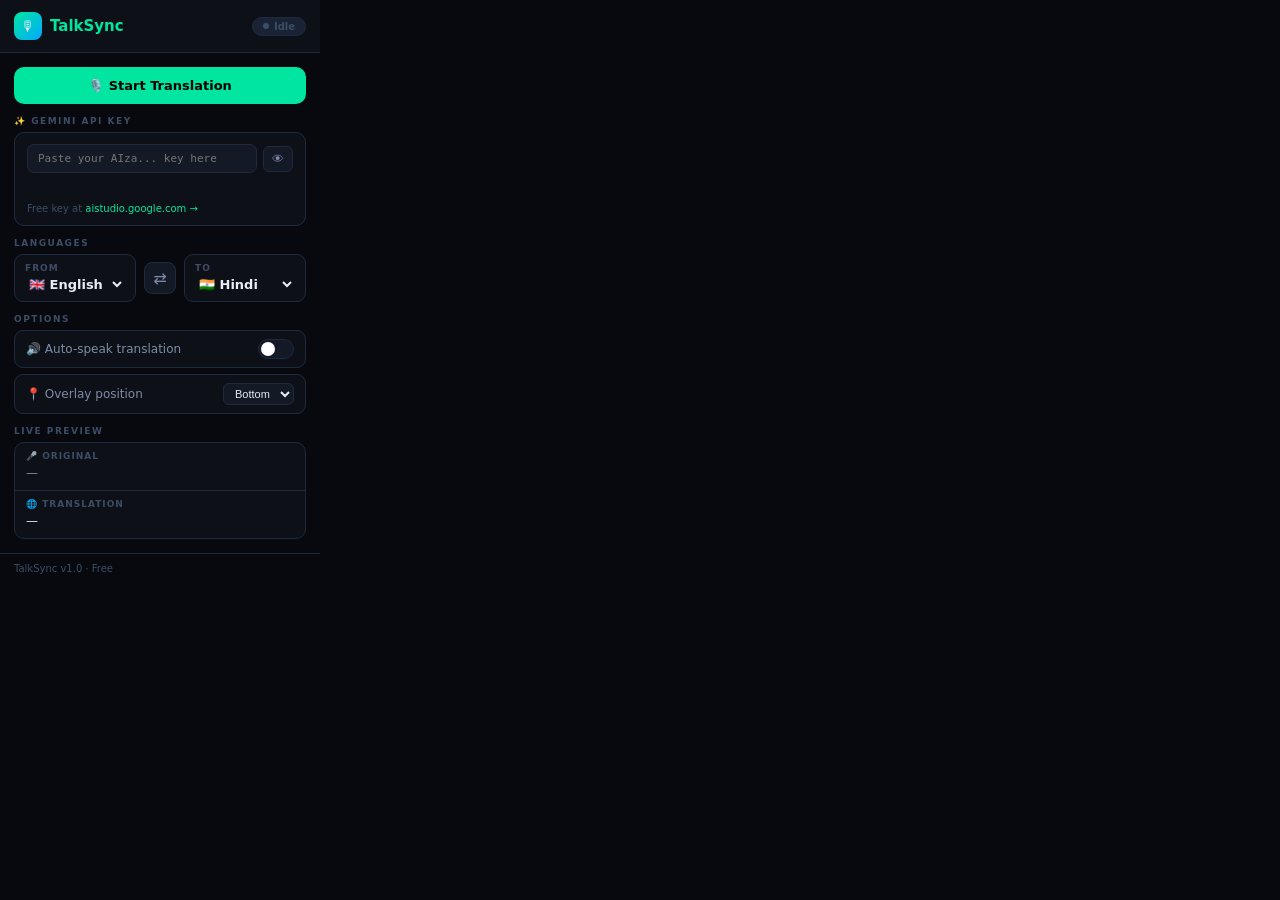
<file: extension/popup.html>
<!DOCTYPE html>
<html lang="en">
<head>
<meta charset="UTF-8"/>
<meta name="viewport" content="width=device-width, initial-scale=1.0"/>
<title>TalkSync</title>
<style>
*,*::before,*::after{box-sizing:border-box;margin:0;padding:0}
body{
  width:320px;min-height:100px;
  background:#07090f;color:#e8ecf5;
  font-family:'Segoe UI',system-ui,sans-serif;font-size:13px;
  overflow-x:hidden;
}

/* ── Header ── */
.hdr{
  display:flex;align-items:center;justify-content:space-between;
  padding:12px 14px;background:#0d1117;
  border-bottom:1px solid #1e2a3d;
}
.logo{display:flex;align-items:center;gap:8px}
.logo-ico{
  width:28px;height:28px;border-radius:8px;
  background:linear-gradient(135deg,#00e5a0,#00aaff);
  display:flex;align-items:center;justify-content:center;
  font-size:14px;flex-shrink:0;
}
.logo-name{font-weight:800;font-size:15px;color:#00e5a0}
.status-pill{
  display:flex;align-items:center;gap:5px;
  padding:3px 10px;border-radius:20px;font-size:10px;font-weight:700;
  background:#1a2235;border:1px solid #1e2a3d;color:#3d4d66;
  transition:all .3s;
}
.status-pill.live{background:rgba(240,79,79,.12);border-color:rgba(240,79,79,.3);color:#f04f4f}
.status-pill.live .sdot{animation:blink 1s infinite}
.sdot{width:6px;height:6px;border-radius:50%;background:currentColor;flex-shrink:0}
@keyframes blink{0%,100%{opacity:1}50%{opacity:.2}}

/* ── Warning (not on Meet) ── */
.warn-box{
  padding:20px 16px;text-align:center;
  display:flex;flex-direction:column;align-items:center;gap:10px;
}
.warn-icon{font-size:34px;opacity:.4}
.warn-text{color:#7e8ba8;font-size:12px;line-height:1.6}
.warn-text a{color:#00e5a0;text-decoration:none;font-weight:600}
.warn-text a:hover{text-decoration:underline}

/* ── Main panel ── */
.main{padding:14px;display:flex;flex-direction:column;gap:12px}

/* ── Big button ── */
.big-btn{
  width:100%;padding:11px 16px;border-radius:10px;border:none;
  font-size:13px;font-weight:700;cursor:pointer;
  display:flex;align-items:center;justify-content:center;gap:7px;
  transition:all .15s;font-family:inherit;
}
.big-btn.start{background:#00e5a0;color:#000}
.big-btn.start:hover{background:#14f5b0;box-shadow:0 4px 16px rgba(0,229,160,.3);transform:translateY(-1px)}
.big-btn.stop{background:#f04f4f;color:#fff}
.big-btn.stop:hover{filter:brightness(1.1)}

/* ── Section label ── */
.sec{font-size:9px;font-weight:700;text-transform:uppercase;letter-spacing:1.5px;color:#3d4d66;margin-bottom:6px}

/* ── API key box ── */
.key-box{
  background:#0d1117;border:1px solid #1e2a3d;
  border-radius:10px;padding:11px 12px;
  display:flex;flex-direction:column;gap:8px;
}
.key-row{display:flex;align-items:center;gap:6px}
.key-row input{
  flex:1;background:#131a26;border:1px solid #1e2a3d;
  border-radius:7px;padding:7px 10px;color:#e8ecf5;
  font-family:monospace;font-size:11px;outline:none;
  transition:border-color .15s;
}
.key-row input:focus{border-color:#00e5a0}
.key-row input.valid{border-color:#00e5a0}
.key-row input.bad{border-color:#f04f4f}
.eye-btn{
  background:#131a26;border:1px solid #1e2a3d;
  border-radius:6px;padding:5px 8px;
  cursor:pointer;font-size:12px;color:#7e8ba8;
  transition:all .14s;flex-shrink:0;
}
.eye-btn:hover{background:#1e2a3d;color:#e8ecf5}
.key-status{font-size:10px;font-weight:600;min-height:14px}
.key-status.ok{color:#00e5a0}
.key-status.err{color:#f04f4f}
.key-status.chk{color:#f5a623}
.key-hint{font-size:10px;color:#3d4d66}
.key-hint a{color:#00e5a0;text-decoration:none}

/* ── Lang selector ── */
.lang-row{display:flex;align-items:center;gap:8px}
.lang-box{
  flex:1;background:#0d1117;border:1px solid #1e2a3d;
  border-radius:9px;padding:8px 10px;
  display:flex;flex-direction:column;gap:3px;
}
.lang-box label{font-size:9px;text-transform:uppercase;letter-spacing:1px;color:#3d4d66;font-weight:700}
.lang-box select{
  background:transparent;border:none;color:#e8ecf5;
  font-size:13px;font-weight:600;outline:none;cursor:pointer;
  width:100%;font-family:inherit;
}
.swap-btn{
  width:32px;height:32px;background:#131a26;
  border:1px solid #1e2a3d;border-radius:8px;
  display:flex;align-items:center;justify-content:center;
  cursor:pointer;font-size:16px;color:#7e8ba8;
  transition:all .14s;flex-shrink:0;
}
.swap-btn:hover{color:#00e5a0;border-color:rgba(0,229,160,.3)}

/* ── Options ── */
.opt-row{
  display:flex;align-items:center;justify-content:space-between;
  padding:8px 11px;background:#0d1117;border:1px solid #1e2a3d;
  border-radius:9px;
}
.opt-label{font-size:12px;color:#7e8ba8}
.toggle{
  width:36px;height:20px;background:#131a26;
  border:1px solid #1e2a3d;border-radius:10px;
  cursor:pointer;position:relative;transition:all .2s;flex-shrink:0;
}
.toggle.on{background:#00e5a0;border-color:#00e5a0}
.tknob{
  position:absolute;top:2px;left:2px;
  width:14px;height:14px;background:#fff;
  border-radius:50%;transition:transform .2s;
}
.toggle.on .tknob{transform:translateX(16px)}

/* ── Live preview ── */
.preview{
  background:#0d1117;border:1px solid #1e2a3d;
  border-radius:10px;overflow:hidden;
}
.preview-row{
  padding:8px 11px;border-bottom:1px solid #1e2a3d;
  display:flex;flex-direction:column;gap:3px;
}
.preview-row:last-child{border-bottom:none}
.preview-lbl{font-size:9px;font-weight:700;text-transform:uppercase;letter-spacing:1px;color:#3d4d66}
.preview-txt{font-size:12px;line-height:1.5;min-height:16px}
.preview-txt.orig{color:#7e8ba8}
.preview-txt.tran{color:#e8ecf5;font-weight:500}

/* ── Footer ── */
.ftr{
  padding:9px 14px;border-top:1px solid #1e2a3d;
  display:flex;align-items:center;justify-content:space-between;
  font-size:10px;color:#3d4d66;
}
.ftr a{color:#00e5a0;text-decoration:none;cursor:pointer}
</style>
</head>
<body>

<!-- Header -->
<div class="hdr">
  <div class="logo">
    <div class="logo-ico">🎙</div>
    <span class="logo-name">TalkSync</span>
  </div>
  <div class="status-pill" id="pill">
    <span class="sdot"></span>
    <span id="pill-txt">Idle</span>
  </div>
</div>

<!-- Not on Meet -->
<div class="warn-box" id="not-meet" style="display:none">
  <div class="warn-icon">📹</div>
  <div class="warn-text">
    Please open a <strong>Google Meet</strong> call first, then click this icon.<br><br>
    <a href="https://meet.google.com" id="open-meet">Open Google Meet →</a>
  </div>
</div>

<!-- Main panel -->
<div class="main" id="main-panel">

  <!-- Start/Stop button -->
  <button class="big-btn start" id="main-btn">🎙️ Start Translation</button>

  <!-- Gemini API Key -->
  <div>
    <div class="sec">✨ Gemini API Key</div>
    <div class="key-box">
      <div class="key-row">
        <input type="password" id="key-inp" placeholder="Paste your AIza... key here" spellcheck="false" autocomplete="off"/>
        <button class="eye-btn" id="eye-btn">👁</button>
      </div>
      <div class="key-status" id="key-status"></div>
      <div class="key-hint">
        Free key at <a href="https://aistudio.google.com/app/apikey" id="key-link">aistudio.google.com →</a>
      </div>
    </div>
  </div>

  <!-- Languages -->
  <div>
    <div class="sec">Languages</div>
    <div class="lang-row">
      <div class="lang-box">
        <label>From</label>
        <select id="src-lang">
          <option value="en">🇬🇧 English</option>
          <option value="hi">🇮🇳 Hindi</option>
          <option value="pa">🇮🇳 Punjabi</option>
          <option value="ur">🇵🇰 Urdu</option>
          <option value="bn">🇧🇩 Bengali</option>
          <option value="te">🇮🇳 Telugu</option>
          <option value="ta">🇮🇳 Tamil</option>
          <option value="es">🇪🇸 Spanish</option>
          <option value="fr">🇫🇷 French</option>
          <option value="de">🇩🇪 German</option>
          <option value="ar">🇸🇦 Arabic</option>
          <option value="zh">🇨🇳 Chinese</option>
        </select>
      </div>
      <div class="swap-btn" id="swap-btn">⇄</div>
      <div class="lang-box">
        <label>To</label>
        <select id="tgt-lang">
          <option value="hi">🇮🇳 Hindi</option>
          <option value="en">🇬🇧 English</option>
          <option value="pa">🇮🇳 Punjabi</option>
          <option value="ur">🇵🇰 Urdu</option>
          <option value="bn">🇧🇩 Bengali</option>
          <option value="te">🇮🇳 Telugu</option>
          <option value="ta">🇮🇳 Tamil</option>
          <option value="es">🇪🇸 Spanish</option>
          <option value="fr">🇫🇷 French</option>
          <option value="de">🇩🇪 German</option>
          <option value="ar">🇸🇦 Arabic</option>
          <option value="zh">🇨🇳 Chinese</option>
        </select>
      </div>
    </div>
  </div>

  <!-- Options -->
  <div>
    <div class="sec">Options</div>
    <div style="display:flex;flex-direction:column;gap:6px">
      <div class="opt-row">
        <span class="opt-label">🔊 Auto-speak translation</span>
        <div class="toggle" id="tog-speak"><div class="tknob"></div></div>
      </div>
      <div class="opt-row">
        <span class="opt-label">📍 Overlay position</span>
        <select id="pos-sel" style="background:#131a26;border:1px solid #1e2a3d;border-radius:6px;color:#e8ecf5;padding:3px 7px;font-size:11px;outline:none;cursor:pointer">
          <option value="bottom">Bottom</option>
          <option value="top">Top</option>
          <option value="left">Left</option>
          <option value="right">Right</option>
        </select>
      </div>
    </div>
  </div>

  <!-- Live preview -->
  <div>
    <div class="sec">Live Preview</div>
    <div class="preview">
      <div class="preview-row">
        <span class="preview-lbl">🎤 Original</span>
        <div class="preview-txt orig" id="prev-orig">—</div>
      </div>
      <div class="preview-row">
        <span class="preview-lbl">🌐 Translation</span>
        <div class="preview-txt tran" id="prev-tran">—</div>
      </div>
    </div>
  </div>

</div>

<!-- Footer -->
<div class="ftr">
  <span>TalkSync v1.0 · Free</span>
  <span id="eng-used" style="color:#3d4d66"></span>
</div>

<script>
// ════════════════════════════════════════
//  POPUP SCRIPT — all inline, no imports
// ════════════════════════════════════════

let isRunning = false;
let keyDebounce = null;

// ── On load: restore settings ──────────
document.addEventListener('DOMContentLoaded', () => {
  // Load saved settings
  chrome.storage.sync.get(null, (s) => {
    if (s.geminiApiKey) {
      document.getElementById('key-inp').value = s.geminiApiKey;
      document.getElementById('key-inp').classList.add('valid');
      setKeyStatus('✅ Key saved & ready', 'ok');
    }
    if (s.srcLang) document.getElementById('src-lang').value = s.srcLang;
    if (s.tgtLang) document.getElementById('tgt-lang').value = s.tgtLang;
    if (s.autoSpeak) document.getElementById('tog-speak').classList.add('on');
    if (s.overlayPos) document.getElementById('pos-sel').value = s.overlayPos;
  });

  // Check if we are on a Meet tab
  chrome.tabs.query({ active: true, currentWindow: true }, (tabs) => {
    if (!tabs || !tabs[0]) return;
    const url = tabs[0].url || '';
    const onMeet = url.startsWith('https://meet.google.com/');
    document.getElementById('not-meet').style.display  = onMeet ? 'none'  : 'flex';
    document.getElementById('main-panel').style.display = onMeet ? 'flex'  : 'none';
  });

  // Listen for translation results sent from content script
  chrome.runtime.onMessage.addListener((msg) => {
    if (msg.type === 'TRANSLATION') {
      document.getElementById('prev-orig').textContent = msg.original   || '—';
      document.getElementById('prev-tran').textContent = msg.translated || '—';
      document.getElementById('eng-used').textContent  = msg.engine === 'gemini' ? '✨ Gemini' : '🌐 Google';
    }
  });
});

// ── Main button: Start / Stop ───────────
document.getElementById('main-btn').addEventListener('click', () => {
  if (isRunning) {
    sendToContent({ type: 'STOP' });
    setRunning(false);
  } else {
    // Push current settings first
    pushSettings(() => {
      sendToContent({ type: 'START' });
      setRunning(true);
    });
  }
});

// ── API Key input ───────────────────────
document.getElementById('key-inp').addEventListener('input', function () {
  const key = this.value.trim();
  this.classList.remove('valid', 'bad');
  setKeyStatus('', '');
  clearTimeout(keyDebounce);

  if (!key) {
    chrome.storage.sync.remove('geminiApiKey');
    return;
  }

  if (!key.startsWith('AIza') || key.length < 20) {
    this.classList.add('bad');
    setKeyStatus('❌ Invalid — key must start with "AIza"', 'err');
    return;
  }

  setKeyStatus('🔄 Checking key…', 'chk');
  keyDebounce = setTimeout(() => validateKey(key), 800);
});

async function validateKey(key) {
  const inp = document.getElementById('key-inp');
  try {
    const res = await fetch(
      `https://generativelanguage.googleapis.com/v1beta/models/gemini-1.5-flash:generateContent?key=${key}`,
      {
        method: 'POST',
        headers: { 'Content-Type': 'application/json' },
        body: JSON.stringify({
          contents: [{ parts: [{ text: 'Say ok' }] }],
          generationConfig: { maxOutputTokens: 3 }
        })
      }
    );
    if (res.ok) {
      inp.classList.add('valid');
      setKeyStatus('✅ Valid key — Gemini AI ready!', 'ok');
      chrome.storage.sync.set({ geminiApiKey: key });
    } else {
      const d = await res.json().catch(() => ({}));
      inp.classList.add('bad');
      setKeyStatus('❌ ' + (d?.error?.message || `Error ${res.status}`), 'err');
    }
  } catch {
    inp.classList.add('bad');
    setKeyStatus('❌ Network error — check internet', 'err');
  }
}

// ── Eye toggle (show/hide key) ──────────
document.getElementById('eye-btn').addEventListener('click', () => {
  const inp = document.getElementById('eye-btn');
  const field = document.getElementById('key-inp');
  if (field.type === 'password') {
    field.type = 'text';
    inp.textContent = '🙈';
  } else {
    field.type = 'password';
    inp.textContent = '👁';
  }
});

// ── Language swap ───────────────────────
document.getElementById('swap-btn').addEventListener('click', () => {
  const s = document.getElementById('src-lang');
  const t = document.getElementById('tgt-lang');
  [s.value, t.value] = [t.value, s.value];
  saveAndPush();
});

// ── Auto-save on any change ─────────────
document.getElementById('src-lang').addEventListener('change', saveAndPush);
document.getElementById('tgt-lang').addEventListener('change', saveAndPush);
document.getElementById('pos-sel').addEventListener('change',  saveAndPush);
document.getElementById('tog-speak').addEventListener('click', function () {
  this.classList.toggle('on');
  saveAndPush();
});

// ── Open links in new tab ───────────────
document.getElementById('open-meet').addEventListener('click', (e) => {
  e.preventDefault();
  chrome.tabs.create({ url: 'https://meet.google.com' });
});
document.getElementById('key-link').addEventListener('click', (e) => {
  e.preventDefault();
  chrome.tabs.create({ url: 'https://aistudio.google.com/app/apikey' });
});

// ── Helpers ─────────────────────────────
function setRunning(running) {
  isRunning = running;
  const btn  = document.getElementById('main-btn');
  const pill = document.getElementById('pill');
  const ptxt = document.getElementById('pill-txt');
  if (running) {
    btn.textContent = '⏹ Stop Translation';
    btn.className = 'big-btn stop';
    pill.className = 'status-pill live';
    ptxt.textContent = 'Live';
  } else {
    btn.textContent = '🎙️ Start Translation';
    btn.className = 'big-btn start';
    pill.className = 'status-pill';
    ptxt.textContent = 'Idle';
  }
}

function setKeyStatus(msg, cls) {
  const el = document.getElementById('key-status');
  el.textContent = msg;
  el.className = 'key-status ' + cls;
}

function saveAndPush() {
  chrome.storage.sync.set({
    srcLang:   document.getElementById('src-lang').value,
    tgtLang:   document.getElementById('tgt-lang').value,
    autoSpeak: document.getElementById('tog-speak').classList.contains('on'),
    overlayPos: document.getElementById('pos-sel').value
  });
  if (isRunning) pushSettings();
}

function pushSettings(cb) {
  const settings = {
    geminiApiKey: document.getElementById('key-inp').value.trim(),
    srcLang:      document.getElementById('src-lang').value,
    tgtLang:      document.getElementById('tgt-lang').value,
    autoSpeak:    document.getElementById('tog-speak').classList.contains('on'),
    overlayPos:   document.getElementById('pos-sel').value
  };
  chrome.storage.sync.set(settings);
  sendToContent({ type: 'SETTINGS', settings }, cb);
}

function sendToContent(data, cb) {
  chrome.tabs.query({ active: true, currentWindow: true }, (tabs) => {
    if (!tabs || !tabs[0]) { if (cb) cb(); return; }
    chrome.tabs.sendMessage(tabs[0].id, data, (res) => {
      // Ignore "no receiver" error — content script self-injects
      if (chrome.runtime.lastError) console.log('[TalkSync popup]', chrome.runtime.lastError.message);
      if (cb) cb();
    });
  });
}
</script>
</body>
</html>
</file>
